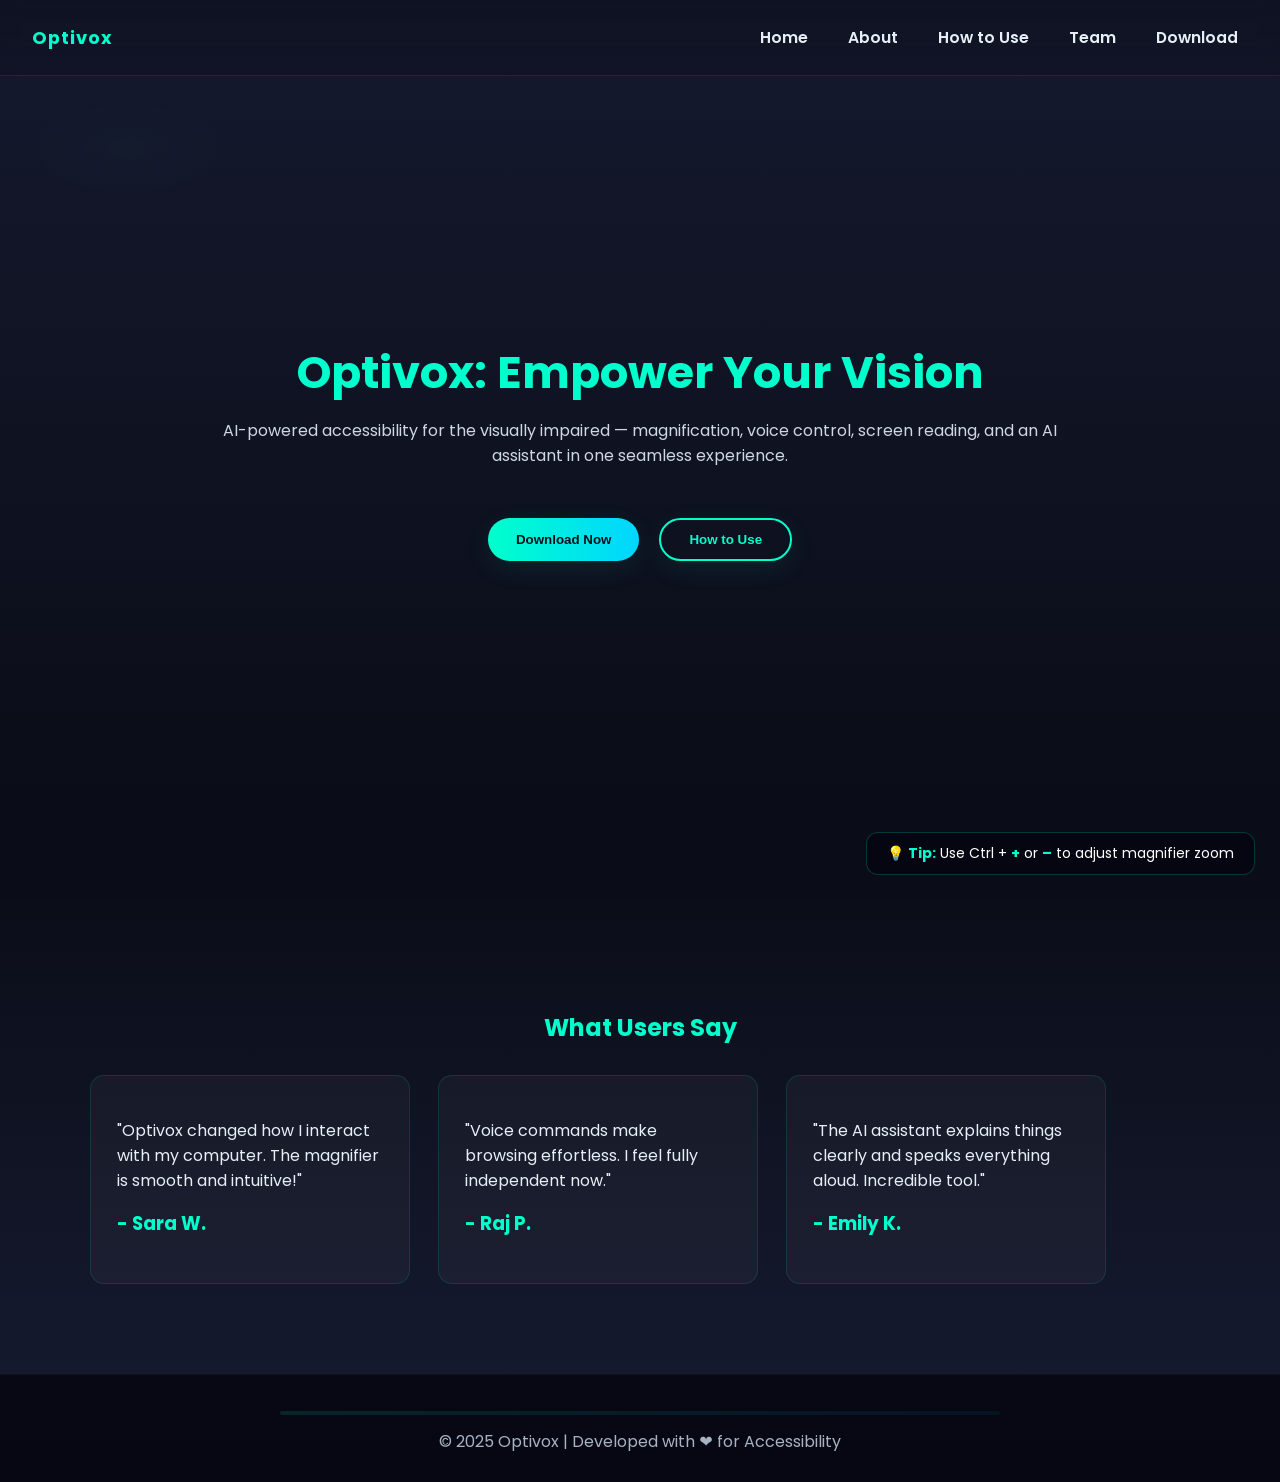
<file: website/index.html>
<!DOCTYPE html>
<html lang="en">

<head>
<meta charset="utf-8" />
<meta name="viewport" content="width=device-width,initial-scale=1" />
<title>Optivox | AI Accessibility</title>

<link href="https://fonts.googleapis.com/css2?family=Poppins:wght@300;400;600;700&display=swap" rel="stylesheet">
<link rel="stylesheet" href="magnifier.css">

<style>

/* =========================
Variables / Theme
========================= */

:root{
--bg-00:#060713;
--bg-10:#0b0e19;
--bg-20:#15192e;
--accent:#00ffcc;
--accent-2:#00d6ff;
--muted:#cfd6e6;
--card-bg:rgba(255,255,255,0.035);
--glass-border:rgba(0,255,204,0.12);
--glow:0 8px 28px rgba(0,255,204,0.08);
--strong-glow:0 12px 40px rgba(0,255,204,0.12);
--max-width:1100px;
--ui-radius:16px;
--ease:cubic-bezier(.16,.8,.28,1);
}

/* =========================
Base
========================= */

*{
box-sizing:border-box;
-webkit-font-smoothing:antialiased;
-moz-osx-font-smoothing:grayscale;
}

body{
margin:0;
font-family:'Poppins',system-ui;
background:
radial-gradient(1000px 500px at 10% 10%,rgba(0,255,204,0.02),transparent 10%),
linear-gradient(180deg,var(--bg-20),var(--bg-10),var(--bg-00));
color:#eef2f7;
overflow-x:hidden;
}

/* =========================
Navbar
========================= */

nav{
position:fixed;
width:100%;
display:flex;
align-items:center;
justify-content:space-between;
padding:18px 32px;
backdrop-filter:blur(8px);
background:linear-gradient(180deg,rgba(7,9,18,0.36),rgba(7,9,18,0.22));
border-bottom:1px solid var(--glass-border);
z-index:1200;
transition:.3s;
}

nav.scrolled{
padding:10px 28px;
box-shadow:0 6px 30px rgba(0,0,0,.45);
}

/* Logo */

.logo{
display:flex;
align-items:center;
gap:10px;
}

.logo img{
height:34px;
display:none;
}

.logo span{
color:var(--accent);
font-weight:700;
letter-spacing:1px;
font-size:1.12rem;
}

/* Nav links */

.nav-links{
display:flex;
gap:20px;
}

.nav-links a{
color:#e6eef6;
text-decoration:none;
font-weight:600;
font-size:.98rem;
padding:8px 10px;
border-radius:8px;
position:relative;
}

.nav-links a::after{
content:"";
position:absolute;
left:12px;
right:12px;
bottom:6px;
height:2px;
background:linear-gradient(90deg,transparent,var(--accent));
opacity:0;
transform:translateY(4px);
transition:.2s;
}

.nav-links a:hover::after{
opacity:1;
transform:translateY(0);
}

/* =========================
Hero
========================= */

.hero{
height:100vh;
display:flex;
align-items:center;
justify-content:center;
text-align:center;
padding:0 24px;
}

.hero-inner{
max-width:var(--max-width);
}

.hero h1{
font-size:clamp(1.75rem,3.5vw,3rem);
color:var(--accent);
margin:0;
}

.hero p{
max-width:850px;
margin-top:12px;
color:var(--muted);
}

/* CTA */

.cta{
margin-top:25px;
background:linear-gradient(90deg,var(--accent),var(--accent-2));
color:#041018;
padding:12px 28px;
border:none;
border-radius:30px;
font-weight:700;
cursor:pointer;
box-shadow:var(--glow);
transition:.25s;
}

.cta:hover{
transform:translateY(-5px);
box-shadow:var(--strong-glow);
}

/* =========================
Testimonials
========================= */

.testimonials{
padding:90px 20px;
display:flex;
justify-content:center;
background:linear-gradient(180deg,var(--bg-10),var(--bg-20));
}

.testimonials-inner{
max-width:var(--max-width);
width:100%;
}

.testimonials h2{
text-align:center;
color:var(--accent);
}

.testimonial-container{
display:flex;
gap:28px;
overflow-x:auto;
margin-top:30px;
}

.testimonial{
flex:0 0 320px;
background:var(--card-bg);
border-radius:14px;
padding:26px;
border:1px solid var(--glass-border);
}

.testimonial p{
color:#e7eef6;
}

.testimonial h3{
color:var(--accent);
margin-top:10px;
}

/* =========================
Footer
========================= */

footer{
padding:28px 20px;
text-align:center;
color:#a7b3c3;
border-top:1px solid rgba(255,255,255,0.03);
}

.footer-line{
height:4px;
width:80%;
max-width:720px;
margin:8px auto 14px;
border-radius:999px;
background:linear-gradient(90deg,rgba(0,255,204,0.12),rgba(0,214,255,0.06));
}

</style>
</head>

<body>

<!-- Navbar -->

<nav id="siteNav">

<div class="logo">
<img src="/Images/Dark themed Logo.jpeg" alt="Optivox Logo" id="logoImage">
<span id="logoText">Optivox</span>
</div>

<div class="nav-links">
<a href="index.html">Home</a>
<a href="about.html">About</a>
<a href="features.html">How to Use</a>
<a href="team.html">Team</a>
<a href="downloads.html">Download</a>
</div>

</nav>

<!-- Magnifier -->

<div id="magnifier">
<div id="magnifierContent"></div>
</div>

<div id="zoomIndicator"></div>

<div id="zoomTip">
💡 <strong>Tip:</strong> Use Ctrl + <strong>+</strong> or <strong>–</strong> to adjust magnifier zoom
</div>

<!-- Main -->

<main>

<section class="hero">

<div class="hero-inner">

<h1>Optivox: Empower Your Vision</h1>

<p>
AI-powered accessibility for the visually impaired — magnification, voice control, screen reading, and an AI assistant in one seamless experience.
</p>

<div style="display: flex; gap: 20px; justify-content: center; margin-top: 25px;">
    <button class="cta" id="downloadCTA">Download Now</button>
    <button class="cta" style="background: transparent; border: 2px solid var(--accent); color: var(--accent);" onclick="window.open('features.html', '_blank')">How to Use</button>
</div>

</div>

</section>

<section class="testimonials">

<div class="testimonials-inner">

<h2>What Users Say</h2>

<div class="testimonial-container">

<div class="testimonial">
<p>"Optivox changed how I interact with my computer. The magnifier is smooth and intuitive!"</p>
<h3>- Sara W.</h3>
</div>

<div class="testimonial">
<p>"Voice commands make browsing effortless. I feel fully independent now."</p>
<h3>- Raj P.</h3>
</div>

<div class="testimonial">
<p>"The AI assistant explains things clearly and speaks everything aloud. Incredible tool."</p>
<h3>- Emily K.</h3>
</div>

</div>

</div>

</section>

</main>

<footer>

<div class="footer-line"></div>

<div>
© <span>2025</span> Optivox | Developed with ❤️ for Accessibility
</div>

</footer>

<script src="magnifier.js"></script>

<script>

/* Navbar shrink */

const nav = document.getElementById("siteNav")

window.addEventListener("scroll",()=>{

if(window.scrollY>50){
nav.classList.add("scrolled")
}else{
nav.classList.remove("scrolled")
}

})

/* Download button */

document.getElementById("downloadCTA").onclick=()=>{
window.location.href="downloads.html"
}

/* Logo fallback system */

const logoImg=document.getElementById("logoImage")
const logoText=document.getElementById("logoText")

logoImg.onload=()=>{
logoImg.style.display="block"
logoText.style.display="none"
}

logoImg.onerror=()=>{
logoImg.style.display="none"
logoText.style.display="block"
}

</script>

</body>
</html>
</file>
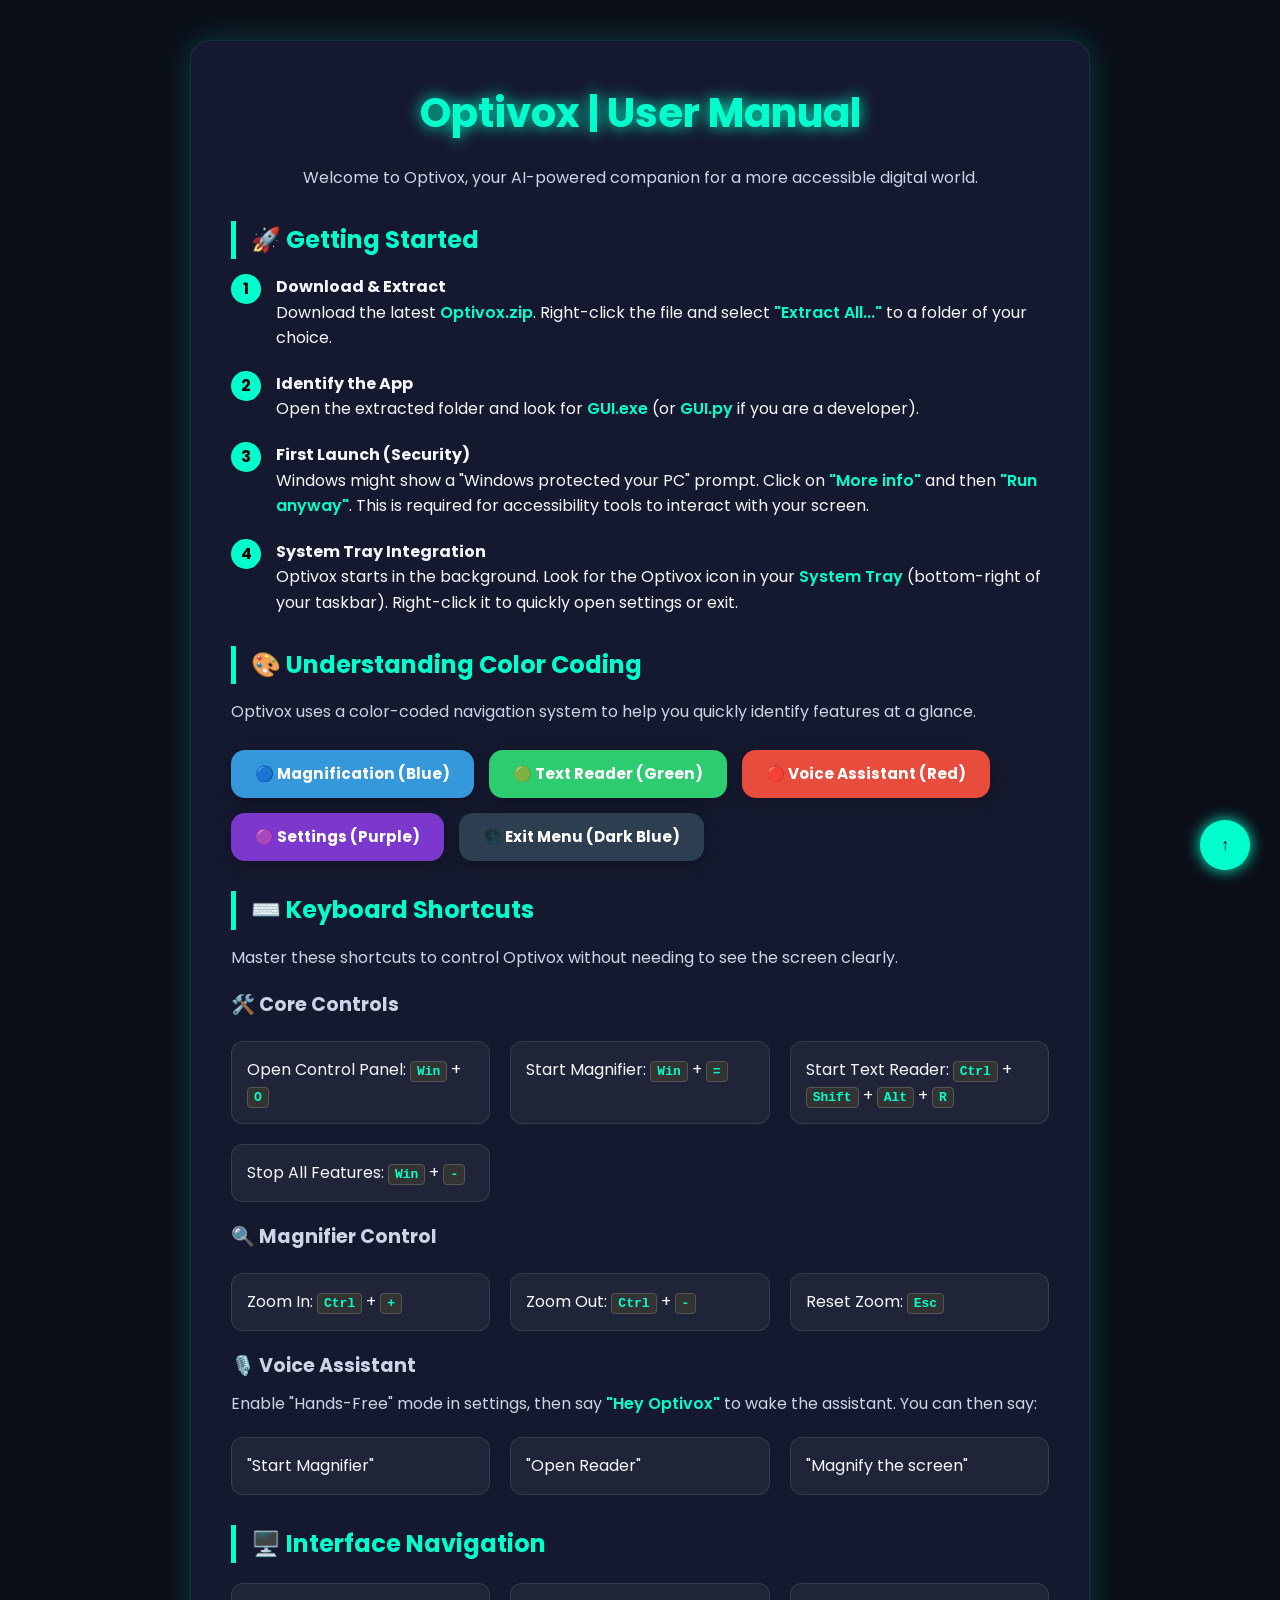
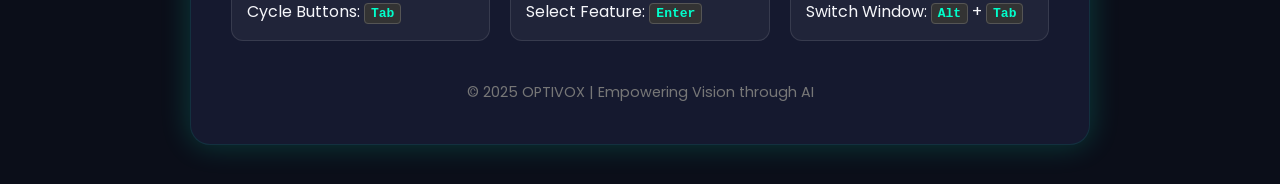
<file: User_Manual.html>
<!DOCTYPE html>
<html lang="en">
<head>
    <meta charset="UTF-8">
    <meta name="viewport" content="width=device-width, initial-scale=1.0">
    <title>Optivox | User Manual</title>
    <link href="https://fonts.googleapis.com/css2?family=Poppins:wght@300;400;600;700&display=swap" rel="stylesheet">
    <style>
        :root {
            --accent: #00ffcc;
            --bg-dark: #0b0e19;
            --bg-card: #15192f;
            --text-primary: #f5f6fa;
            --text-soft: #cfd3e6;
            --shadow-light: rgba(0, 255, 204, 0.2);
            --shadow-glow: rgba(0, 255, 204, 0.4);
            --blue: #3498db;
            --green: #2ecc71;
            --red: #e74c3c;
            --purple: #7c37cd;
            --dark-blue: #2c3e50;
        }

        * {
            margin: 0;
            padding: 0;
            box-sizing: border-box;
            font-family: 'Poppins', sans-serif;
        }

        body {
            background: var(--bg-dark);
            color: var(--text-primary);
            padding: 40px 10%;
            line-height: 1.6;
            scroll-behavior: smooth;
        }

        .container {
            max-width: 900px;
            margin: auto;
            background: var(--bg-card);
            padding: 40px;
            border-radius: 20px;
            box-shadow: 0 0 30px var(--shadow-light);
            border: 1px solid rgba(0, 255, 204, 0.1);
        }

        h1 {
            color: var(--accent);
            font-size: 2.5rem;
            margin-bottom: 20px;
            text-align: center;
            text-shadow: 0 0 15px var(--accent);
        }

        h2 {
            color: var(--accent);
            margin-top: 30px;
            margin-bottom: 15px;
            border-left: 5px solid var(--accent);
            padding-left: 15px;
            font-size: 1.5rem;
        }

        h3 {
            color: var(--text-soft);
            margin-top: 20px;
            margin-bottom: 10px;
            font-size: 1.2rem;
        }

        p {
            margin-bottom: 15px;
            color: var(--text-soft);
        }

        .shortcut-grid {
            display: grid;
            grid-template-columns: repeat(auto-fit, minmax(250px, 1fr));
            gap: 20px;
            margin: 20px 0;
        }

        .shortcut-card {
            background: rgba(255, 255, 255, 0.05);
            padding: 15px;
            border-radius: 12px;
            border: 1px solid rgba(255, 255, 255, 0.1);
            transition: 0.3s;
        }

        .shortcut-card:hover {
            border-color: var(--accent);
            transform: translateY(-5px);
        }

        kbd {
            background: #333;
            border-radius: 4px;
            padding: 2px 6px;
            font-weight: bold;
            color: var(--accent);
            border: 1px solid #555;
            font-family: monospace;
        }

        .color-coding {
            display: flex;
            flex-wrap: wrap;
            gap: 15px;
            margin: 25px 0;
        }

        .color-item {
            display: flex;
            align-items: center;
            gap: 12px;
            padding: 12px 24px;
            border-radius: 14px;
            font-weight: 700;
            color: #fff;
            box-shadow: 0 4px 15px rgba(0,0,0,0.25);
            transition: all 0.3s ease;
            font-size: 0.95rem;
        }

        .color-item:hover {
            transform: translateY(-3px);
            box-shadow: 0 6px 20px rgba(0,0,0,0.4);
        }

        .color-icon {
            font-size: 0.8rem;
            opacity: 0.9;
        }

        .step-list {
            list-style: none;
            counter-reset: step-counter;
        }

        .step-list li {
            position: relative;
            padding-left: 45px;
            margin-bottom: 20px;
        }

        .step-list li::before {
            content: counter(step-counter);
            counter-increment: step-counter;
            position: absolute;
            left: 0;
            top: 0;
            width: 30px;
            height: 30px;
            background: var(--accent);
            color: #000;
            border-radius: 50%;
            display: flex;
            align-items: center;
            justify-content: center;
            font-weight: bold;
        }

        .highlight {
            color: var(--accent);
            font-weight: 600;
        }

        footer {
            text-align: center;
            margin-top: 40px;
            color: #777;
            font-size: 0.9rem;
        }

        .btn-top {
            position: fixed;
            bottom: 30px;
            right: 30px;
            background: var(--accent);
            color: #000;
            width: 50px;
            height: 50px;
            border-radius: 50%;
            display: flex;
            align-items: center;
            justify-content: center;
            text-decoration: none;
            font-weight: bold;
            box-shadow: 0 0 15px var(--accent);
            z-index: 1000;
        }
    </style>
</head>
<body>

    <div class="container">
        <h1>Optivox | User Manual</h1>
        <p style="text-align: center;">Welcome to Optivox, your AI-powered companion for a more accessible digital world.</p>

        <section id="setup">
            <h2>🚀 Getting Started</h2>
            <ul class="step-list">
                <li>
                    <strong>Download & Extract</strong><br>
                    Download the latest <span class="highlight">Optivox.zip</span>. Right-click the file and select <span class="highlight">"Extract All..."</span> to a folder of your choice.
                </li>
                <li>
                    <strong>Identify the App</strong><br>
                    Open the extracted folder and look for <span class="highlight">GUI.exe</span> (or <span class="highlight">GUI.py</span> if you are a developer).
                </li>
                <li>
                    <strong>First Launch (Security)</strong><br>
                    Windows might show a "Windows protected your PC" prompt. Click on <span class="highlight">"More info"</span> and then <span class="highlight">"Run anyway"</span>. This is required for accessibility tools to interact with your screen.
                </li>
                <li>
                    <strong>System Tray Integration</strong><br>
                    Optivox starts in the background. Look for the Optivox icon in your <span class="highlight">System Tray</span> (bottom-right of your taskbar). Right-click it to quickly open settings or exit.
                </li>
            </ul>
        </section>

        <section id="color-coding">
            <h2>🎨 Understanding Color Coding</h2>
            <p>Optivox uses a color-coded navigation system to help you quickly identify features at a glance.</p>
            <div class="color-coding">
                <div class="color-item" style="background: var(--blue);">🔵 Magnification (Blue)</div>
                <div class="color-item" style="background: var(--green);">🟢 Text Reader (Green)</div>
                <div class="color-item" style="background: var(--red);">🔴 Voice Assistant (Red)</div>
                <div class="color-item" style="background: var(--purple);">🟣 Settings (Purple)</div>
                <div class="color-item" style="background: var(--dark-blue);">🌑 Exit Menu (Dark Blue)</div>
            </div>
        </section>

        <section id="shortcuts">
            <h2>⌨️ Keyboard Shortcuts</h2>
            <p>Master these shortcuts to control Optivox without needing to see the screen clearly.</p>
            
            <h3>🛠️ Core Controls</h3>
            <div class="shortcut-grid">
                <div class="shortcut-card">Open Control Panel: <kbd>Win</kbd> + <kbd>O</kbd></div>
                <div class="shortcut-card">Start Magnifier: <kbd>Win</kbd> + <kbd>=</kbd></div>
                <div class="shortcut-card">Start Text Reader: <kbd>Ctrl</kbd> + <kbd>Shift</kbd> + <kbd>Alt</kbd> + <kbd>R</kbd></div>
                <div class="shortcut-card">Stop All Features: <kbd>Win</kbd> + <kbd>-</kbd></div>
            </div>

            <h3>🔍 Magnifier Control</h3>
            <div class="shortcut-grid">
                <div class="shortcut-card">Zoom In: <kbd>Ctrl</kbd> + <kbd>+</kbd></div>
                <div class="shortcut-card">Zoom Out: <kbd>Ctrl</kbd> + <kbd>-</kbd></div>
                <div class="shortcut-card">Reset Zoom: <kbd>Esc</kbd></div>
            </div>

            <h3>🎙️ Voice Assistant</h3>
            <p>Enable "Hands-Free" mode in settings, then say <span class="highlight">"Hey Optivox"</span> to wake the assistant. You can then say:</p>
            <div class="shortcut-grid">
                <div class="shortcut-card">"Start Magnifier"</div>
                <div class="shortcut-card">"Open Reader"</div>
                <div class="shortcut-card">"Magnify the screen"</div>
            </div>
        </section>

        <section id="interface">
            <h2>🖥️ Interface Navigation</h2>
            <div class="shortcut-grid">
                <div class="shortcut-card">Cycle Buttons: <kbd>Tab</kbd></div>
                <div class="shortcut-card">Select Feature: <kbd>Enter</kbd></div>
                <div class="shortcut-card">Switch Window: <kbd>Alt</kbd> + <kbd>Tab</kbd></div>
            </div>
        </section>

        <footer>
            © 2025 OPTIVOX | Empowering Vision through AI
        </footer>
    </div>

    <a href="#" class="btn-top">↑</a>

</body>
</html>
</file>
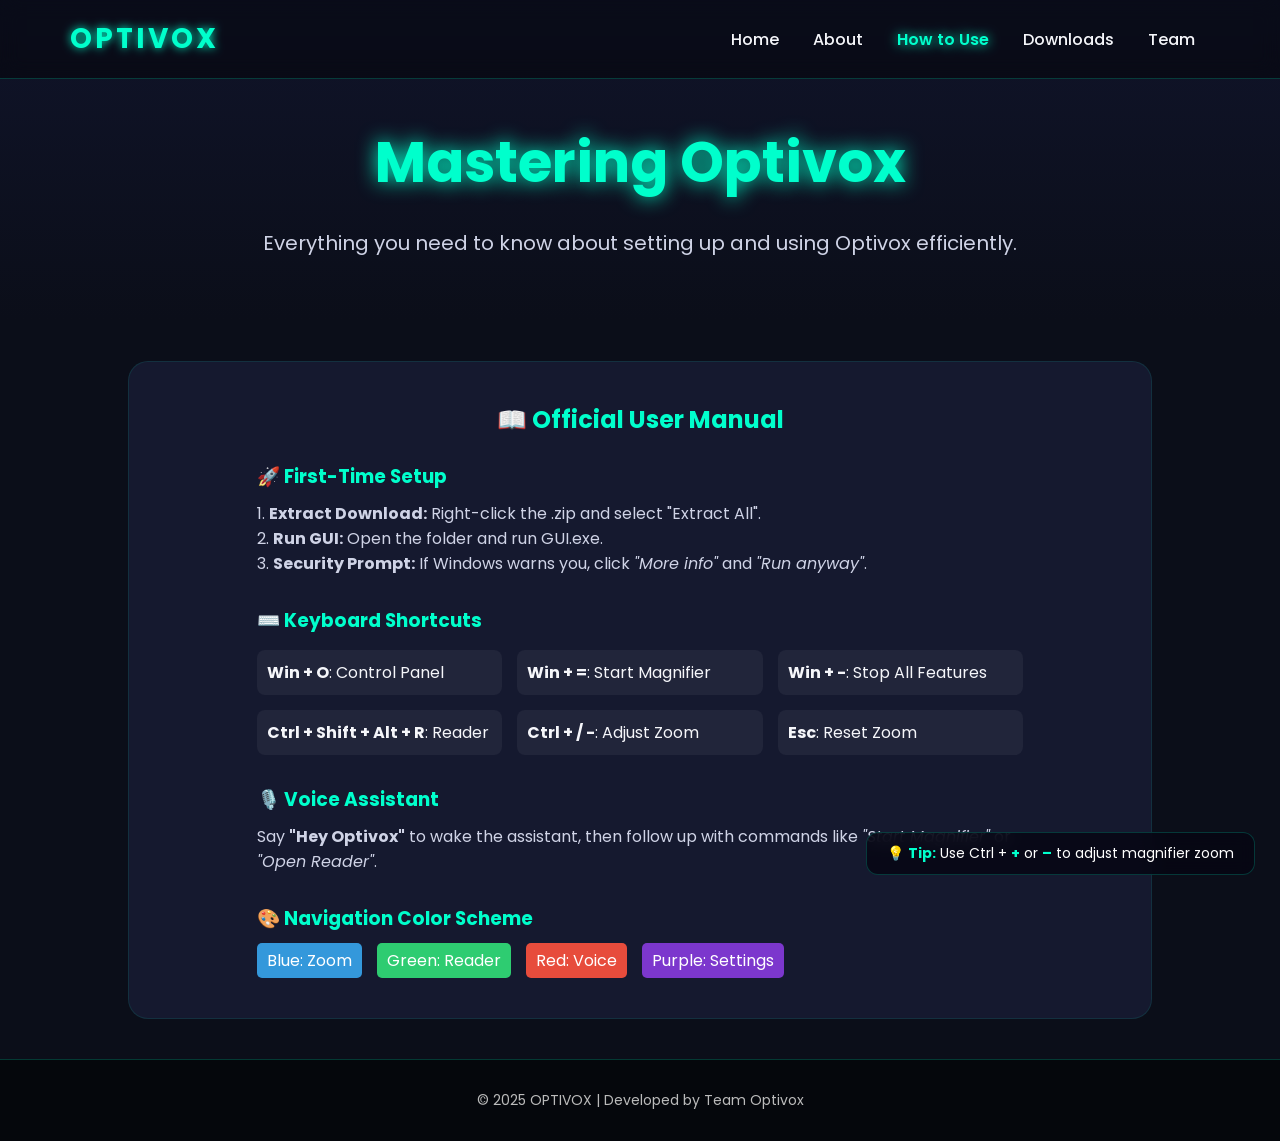
<file: website/features.html>
<!DOCTYPE html>
<html lang="en">

<head>
  <meta charset="UTF-8">
  <meta name="viewport" content="width=device-width, initial-scale=1.0">
  <title>Optivox | How to Use</title>

  <!-- Google Fonts -->
  <link href="https://fonts.googleapis.com/css2?family=Poppins:wght@300;400;600;700&display=swap" rel="stylesheet">
  <link rel="stylesheet" href="magnifier.css">

  <style>
    /* ===================== */
    /* VARIABLES & BASE SETUP */
    /* ===================== */
    :root {
      --accent: #00ffcc;
      --bg-dark: #0b0e19;
      --bg-card: #15192f;
      --text-primary: #f5f6fa;
      --text-soft: #cfd3e6;
      --shadow-light: rgba(0, 255, 204, 0.2);
      --shadow-glow: rgba(0, 255, 204, 0.4);
    }

    * {
      margin: 0;
      padding: 0;
      box-sizing: border-box;
      font-family: 'Poppins', sans-serif;
    }

    body {
      background: var(--bg-dark);
      color: var(--text-primary);
      overflow-x: hidden;
      scroll-behavior: smooth;
    }

    /* ===================== */
    /* NAVBAR */
    /* ===================== */
    nav {
      display: flex;
      justify-content: space-between;
      align-items: center;
      padding: 18px 70px;
      background: rgba(0, 0, 0, 0.4);
      backdrop-filter: blur(10px);
      position: fixed;
      width: 100%;
      top: 0;
      z-index: 1000;
      border-bottom: 1px solid rgba(0, 255, 204, 0.2);
    }

    nav h2 {
      letter-spacing: 3px;
      color: var(--accent);
      font-weight: 700;
      font-size: 28px;
      text-shadow: 0 0 10px var(--accent);
    }

    nav a {
      margin: 0 15px;
      color: var(--text-primary);
      text-decoration: none;
      font-weight: 500;
      transition: all 0.3s ease;
    }

    nav a:hover,
    nav a:focus {
      color: var(--accent);
      text-shadow: 0 0 8px var(--accent);
      outline: none;
    }

    nav a.active {
      color: var(--accent);
      font-weight: 600;
      text-shadow: 0 0 12px var(--accent);
    }

    /* ===================== */
    /* HERO SECTION */
    /* ===================== */
    .hero {
      padding-top: 120px;
      padding-bottom: 60px;
      text-align: center;
      background: linear-gradient(180deg, #10142a, #0b0e19);
      position: relative;
      overflow: hidden;
    }

    .hero h1 {
      font-size: clamp(2.5rem, 5vw, 3.5rem);
      color: var(--accent);
      margin-bottom: 20px;
      text-shadow: 0 0 20px var(--accent);
      animation: fadeDown 1.2s ease forwards;
    }

    .hero p {
      font-size: clamp(1rem, 2vw, 1.25rem);
      max-width: 900px;
      margin: auto;
      color: var(--text-soft);
      line-height: 1.8;
      animation: fadeUp 1.2s ease forwards;
    }

    @keyframes fadeDown {
      0% {
        opacity: 0;
        transform: translateY(-30px);
      }

      100% {
        opacity: 1;
        transform: translateY(0);
      }
    }

    @keyframes fadeUp {
      0% {
        opacity: 0;
        transform: translateY(30px);
      }

      100% {
        opacity: 1;
        transform: translateY(0);
      }
    }

    /* ===================== */
    /* FEATURE CARDS */
    /* ===================== */
    .cards-section {
      padding: 80px 10%;
      display: grid;
      grid-template-columns: repeat(auto-fit, minmax(280px, 1fr));
      gap: 40px;
    }

    .card {
      background: var(--bg-card);
      padding: 30px;
      border-radius: 20px;
      box-shadow: 0 0 20px var(--shadow-light);
      transition: all 0.3s ease;
    }

    .card h3 {
      color: var(--accent);
      margin-bottom: 15px;
      font-size: 1.4rem;
    }

    .card p {
      color: var(--text-soft);
      line-height: 1.7;
    }

    .card:hover {
      transform: translateY(-10px);
      box-shadow: 0 0 35px var(--shadow-glow);
    }

    /* ===================== */
    /* FOOTER */
    /* ===================== */
    footer {
      text-align: center;
      padding: 30px;
      background: rgba(0, 0, 0, 0.5);
      color: #bbb;
      font-size: 14px;
      border-top: 1px solid rgba(0, 255, 204, 0.2);
      transition: all 0.3s ease;
    }

    footer:hover {
      color: var(--accent);
      text-shadow: 0 0 10px var(--accent);
    }

    /* ===================== */
    /* MEDIA QUERIES */
    /* ===================== */
    @media (max-width:768px) {
      nav {
        padding: 15px 25px;
      }

      .cards-section {
        gap: 25px;
      }
    }

    /* ===================== */
    /* REDUCED MOTION SUPPORT */
    /* ===================== */
    @media (prefers-reduced-motion: reduce) {
      * {
        animation: none !important;
        transition: none !important;
      }
    }
  </style>
</head>

<body>

  <!-- Magnifier Elements -->
  <div id="magnifier" aria-hidden="true">
    <div id="magnifierContent"></div>
  </div>
  <div id="zoomIndicator"></div>
  <div id="zoomTip">💡 <strong>Tip:</strong> Use Ctrl + <strong>+</strong> or <strong>–</strong> to adjust magnifier zoom</div>

  <!-- NAVBAR -->
  <nav>
    <h2>OPTIVOX</h2>
    <div>
      <a href="index.html">Home</a>
      <a href="about.html">About</a>
      <a href="features.html" class="active">How to Use</a>
      <a href="downloads.html">Downloads</a>
      <a href="team.html">Team</a>
    </div>
  </nav>

  <!-- HERO -->
  <section class="hero">
    <h1>Mastering Optivox</h1>
    <p>Everything you need to know about setting up and using Optivox efficiently.</p>
  </section>

  <!-- USER MANUAL SECTION -->
  <section id="user-manual" style="padding: 40px 10%; background: var(--bg-card); margin: 40px 10%; border-radius: 20px; border: 1px solid rgba(0,255,204,0.1);">
    <h2 style="color: var(--accent); margin-bottom: 25px; text-align: center;">📖 Official User Manual</h2>
    
    <div style="margin-bottom: 30px;">
        <h3 style="color: var(--accent); margin-bottom: 10px;">🚀 First-Time Setup</h3>
        <p style="color: var(--text-soft);">1. <strong>Extract Download:</strong> Right-click the <kbd>.zip</kbd> and select "Extract All".</p>
        <p style="color: var(--text-soft);">2. <strong>Run GUI:</strong> Open the folder and run <kbd>GUI.exe</kbd>.</p>
        <p style="color: var(--text-soft);">3. <strong>Security Prompt:</strong> If Windows warns you, click <em>"More info"</em> and <em>"Run anyway"</em>.</p>
    </div>

    <div style="margin-bottom: 30px;">
        <h3 style="color: var(--accent); margin-bottom: 15px;">⌨️ Keyboard Shortcuts</h3>
        <ul style="list-style: none; display: grid; grid-template-columns: repeat(auto-fit, minmax(200px, 1fr)); gap: 15px;">
            <li style="background: rgba(255,255,255,0.05); padding: 10px; border-radius: 8px;"><b>Win + O</b>: Control Panel</li>
            <li style="background: rgba(255,255,255,0.05); padding: 10px; border-radius: 8px;"><b>Win + =</b>: Start Magnifier</li>
            <li style="background: rgba(255,255,255,0.05); padding: 10px; border-radius: 8px;"><b>Win + -</b>: Stop All Features</li>
            <li style="background: rgba(255,255,255,0.05); padding: 10px; border-radius: 8px;"><b>Ctrl + Shift + Alt + R</b>: Reader</li>
            <li style="background: rgba(255,255,255,0.05); padding: 10px; border-radius: 8px;"><b>Ctrl + / -</b>: Adjust Zoom</li>
            <li style="background: rgba(255,255,255,0.05); padding: 10px; border-radius: 8px;"><b>Esc</b>: Reset Zoom</li>
        </ul>
    </div>

    <div style="margin-bottom: 30px;">
        <h3 style="color: var(--accent); margin-bottom: 10px;">🎙️ Voice Assistant</h3>
        <p style="color: var(--text-soft);">Say <strong>"Hey Optivox"</strong> to wake the assistant, then follow up with commands like <em>"Start Magnifier"</em> or <em>"Open Reader"</em>.</p>
    </div>

    <div>
        <h3 style="color: var(--accent); margin-bottom: 10px;">🎨 Navigation Color Scheme</h3>
        <div style="display: flex; gap: 15px; flex-wrap: wrap;">
            <span style="background: #3498db; padding: 5px 10px; border-radius: 5px; color: white;">Blue: Zoom</span>
            <span style="background: #2ecc71; padding: 5px 10px; border-radius: 5px; color: white;">Green: Reader</span>
            <span style="background: #e74c3c; padding: 5px 10px; border-radius: 5px; color: white;">Red: Voice</span>
            <span style="background: #7c37cd; padding: 5px 10px; border-radius: 5px; color: white;">Purple: Settings</span>
        </div>
    </div>
  </section>


  <!-- FOOTER -->
  <footer>
    © 2025 OPTIVOX | Developed by Team Optivox
  </footer>

  <!-- CARD INTERACTIONS -->
  <script>
    const cards = document.querySelectorAll('.card');
    cards.forEach(card => {
      card.addEventListener('mouseover', () => {
        card.style.transform = 'translateY(-10px)';
        card.style.boxShadow = '0 0 35px rgba(0,255,204,0.4)';
      });
      card.addEventListener('mouseout', () => {
        card.style.transform = 'translateY(0px)';
        card.style.boxShadow = '0 0 20px rgba(0,255,204,0.2)';
      });
    });
  </script>

  <!-- Magnifier Script -->
  <script src="magnifier.js"></script>

</body>

</html>
</file>
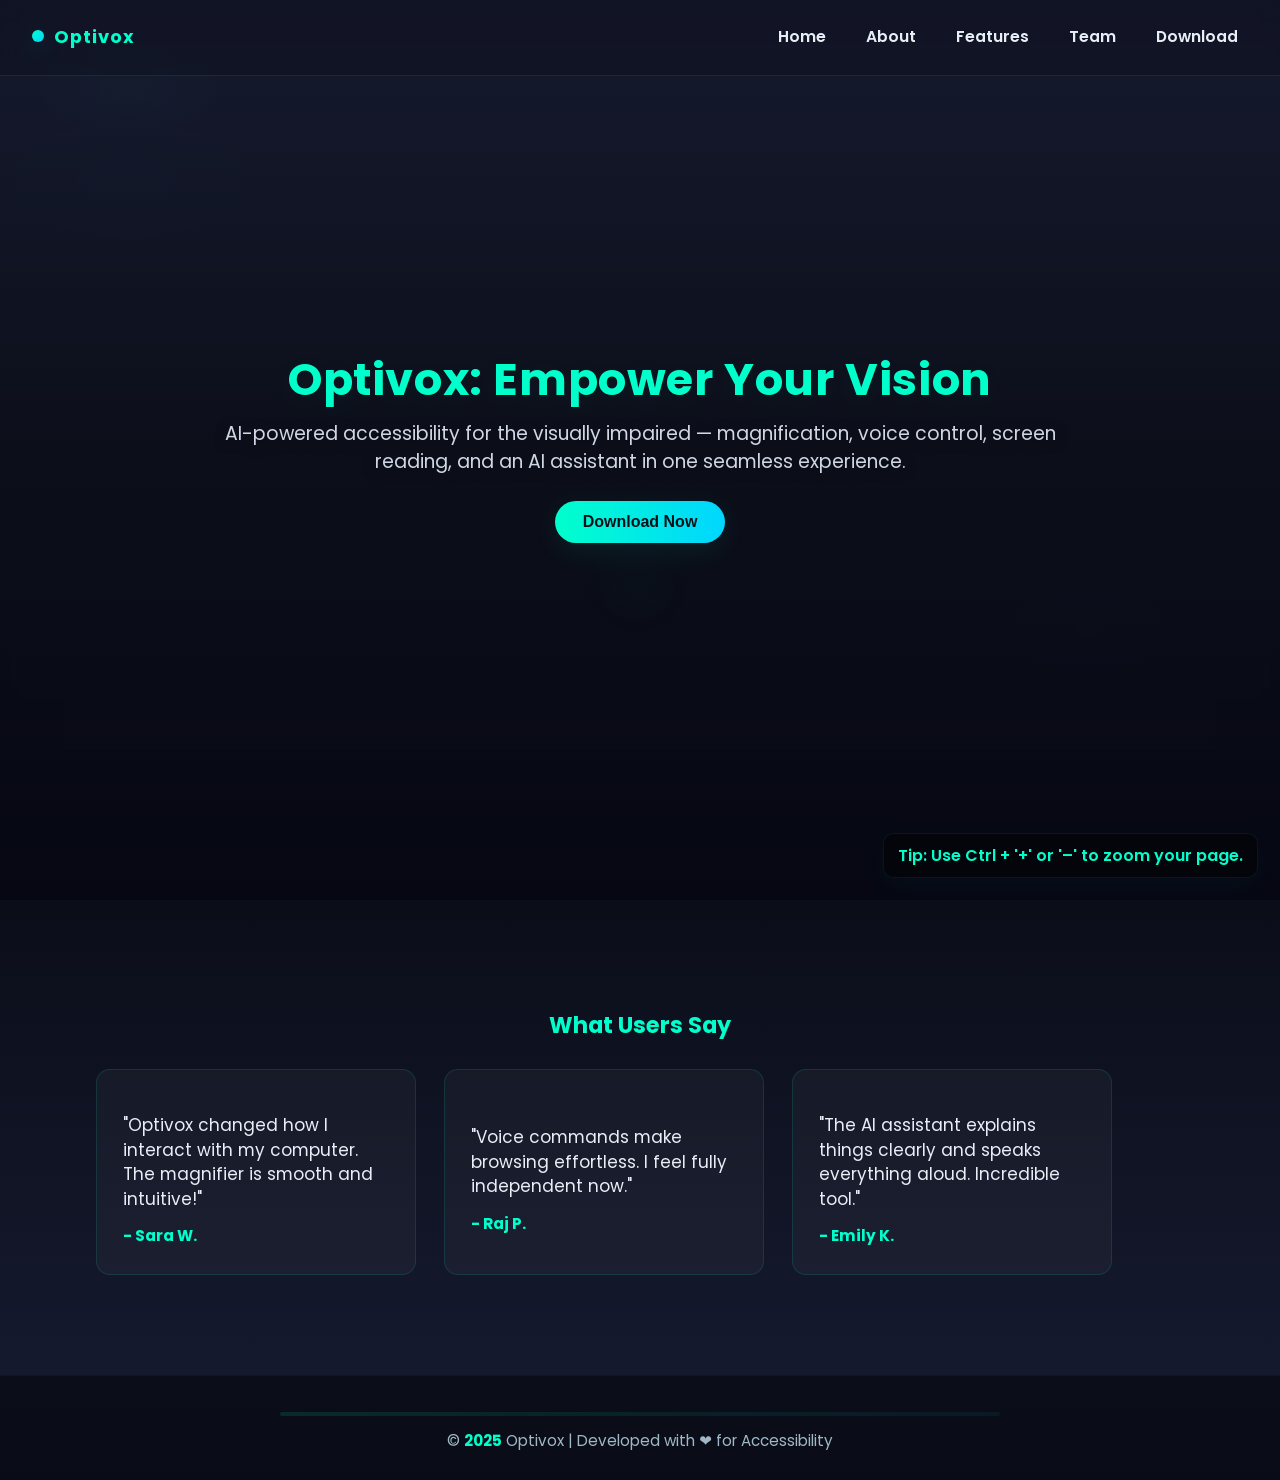
<file: website/homepage.html>
<!DOCTYPE html>
<html lang="en">
<head>
<meta charset="utf-8" />
<meta name="viewport" content="width=device-width,initial-scale=1" />
<title>Optivox | AI Accessibility</title>

<!-- Fonts -->
<link href="https://fonts.googleapis.com/css2?family=Poppins:wght@300;400;600;700&display=swap" rel="stylesheet">

<!--
  Revised CSS:
  - Uses CSS variables for palette & shadows
  - Respects prefers-reduced-motion
  - Adds accessible focus states and an accessibility micro-bar
-->
<style>
  /* =========================
     Variables / Theme
     ========================= */
  :root{
    --bg-00: #060713;           /* very deep */
    --bg-10: #0b0e19;           /* primary deep navy */
    --bg-20: #15192e;           /* layer */
    --accent: #00ffcc;          /* neon cyan */
    --accent-2: #00d6ff;        /* secondary cyan */
    --muted: #cfd6e6;
    --card-bg: rgba(255,255,255,0.035);
    --glass-border: rgba(0,255,204,0.12);
    --glow: 0 8px 28px rgba(0,255,204,0.08);
    --strong-glow: 0 12px 40px rgba(0,255,204,0.12);
    --max-width: 1100px;
    --ui-radius: 16px;
    --ease: cubic-bezier(.16,.8,.28,1);
    --reduced: 0; /* toggled in prefers-reduced-motion block */
  }

  /* Accessibility helper classes */
  .a11y-high-contrast { filter: none; }
  .a11y-large-font { font-size: 1.1em; }

  /* =========================
     Base / Reset
     ========================= */
  * { box-sizing: border-box; -webkit-font-smoothing:antialiased; -moz-osx-font-smoothing:grayscale; }
  html,body { height: 100%; }
  body{
    margin:0;
    font-family:'Poppins',system-ui,-apple-system,'Segoe UI',Roboto,Helvetica,Arial;
    background:
      radial-gradient(1000px 500px at 10% 10%, rgba(0,255,204,0.02), transparent 10%),
      linear-gradient(180deg,var(--bg-20) 0%, var(--bg-10) 50%, var(--bg-00) 100%);
    color: #eef2f7;
    overflow-x:hidden;
    -webkit-tap-highlight-color: transparent;
    line-height:1.45;
  }

  /* Skip to content (for keyboard users) */
  .skip-link {
    position: absolute; left: -9999px; top: auto;
    width: 1px; height: 1px; overflow: hidden;
  }
  .skip-link:focus {
    left: 20px; top:20px; width:auto; height:auto; padding:10px 14px;
    background:var(--accent); color:#041018; border-radius:8px; z-index:99999;
    box-shadow: var(--strong-glow);
  }

  /* =========================
     Navbar
     ========================= */
  nav{
    position:fixed; inset:0 auto auto 0; width:100%;
    display:flex; align-items:center; justify-content:space-between;
    padding:18px 32px; gap:20px;
    backdrop-filter: blur(8px);
    background: linear-gradient(180deg, rgba(7,9,18,0.36), rgba(7,9,18,0.22));
    border-bottom: 1px solid var(--glass-border);
    z-index: 1200;
    transition: transform .28s var(--ease), padding .25s var(--ease), background .3s ease;
  }

  nav.scrolled { padding:10px 28px; box-shadow: 0 6px 30px rgba(0,0,0,0.45); }

  .logo{
    color:var(--accent);
    font-weight:700; letter-spacing:1px; font-size:1.12rem;
    display:inline-flex; align-items:center; gap:10px;
  }
  .logo::before{
    content:"";
    display:inline-block; width:12px; height:12px; border-radius:50%;
    background: linear-gradient(135deg,var(--accent),var(--accent-2));
    box-shadow: 0 6px 22px rgba(0,255,204,0.18);
    transform: translateY(-1px);
  }

  /* Nav links */
  .nav-links { display:flex; gap:20px; align-items:center; }
  .nav-links a{
    color: #e6eef6; text-decoration:none; font-weight:600; font-size:0.98rem;
    padding:8px 10px; border-radius:8px; position:relative; outline-offset:4px;
  }
  /* animated underline & glow on hover/focus */
  .nav-links a::after{
    content:""; position:absolute; left:12px; right:12px; bottom:6px; height:2px;
    background: linear-gradient(90deg, transparent, var(--accent));
    opacity:0; transform: translateY(4px); transition: opacity .22s var(--ease), transform .22s var(--ease);
    border-radius:2px;
  }
  .nav-links a:hover::after,
  .nav-links a:focus::after { opacity:1; transform: translateY(0); }

  .nav-links a:focus {
    box-shadow: 0 6px 26px rgba(0,255,204,0.06);
    background: rgba(0,255,204,0.02);
  }

  /* Small screens nav fallback */
  @media (max-width:760px){
    nav { padding:12px 18px; }
    .nav-links { gap:12px; }
  }

  /* =========================
     Accessibility micro-bar
     ========================= */
  .microbar {
    position: fixed; top: 72px; right: 22px; z-index:1300;
    display:flex; gap:8px; background: rgba(5,8,14,0.5);
    padding:8px; border-radius:12px; border:1px solid rgba(255,255,255,0.04);
    backdrop-filter: blur(6px);
  }
  .microbar button{
    background:transparent; border:1px solid rgba(255,255,255,0.06);
    color:var(--accent); padding:8px 10px; border-radius:8px; cursor:pointer;
    font-weight:600; font-size:0.86rem;
  }
  .microbar button:focus{ outline:3px solid rgba(0,255,204,0.18); outline-offset:3px; }

  /* =========================
     Hero Section
     ========================= */
  .hero {
    height:100vh; display:flex; align-items:center; justify-content:center;
    text-align:center; padding:0 24px; position:relative;
    overflow:hidden;
  }

  /* Subtle layered gradient shapes using pseudo elements */
  .hero::before, .hero::after{
    content:""; position:absolute; inset:0; pointer-events:none;
    background-repeat:no-repeat; opacity:0.12; mix-blend-mode:screen;
  }
  .hero::before{
    background-image:
      radial-gradient(600px 300px at 10% 20%, rgba(0,214,255,0.06), transparent 20%),
      radial-gradient(400px 220px at 85% 70%, rgba(0,255,204,0.04), transparent 20%);
    transform: translateZ(0);
  }
  .hero::after{
    background-image: linear-gradient(180deg, rgba(255,255,255,0.01), transparent);
    filter: blur(24px);
  }

  .hero-inner{
    width:100%; max-width:var(--max-width); margin:auto; padding: 40px 20px;
    display:flex; flex-direction:column; gap:18px; align-items:center;
  }

  .hero h1{
    font-size: clamp(1.75rem, 3.5vw, 3.0rem);
    color: var(--accent);
    font-weight:700; line-height:1.02; letter-spacing:0.6px;
    text-shadow: 0 6px 28px rgba(0,255,204,0.06), 0 1px 0 rgba(0,0,0,0.6);
    margin:0;
  }
  .hero p{
    max-width: 900px; color:var(--muted); font-weight:400;
    font-size: clamp(0.95rem, 1.5vw, 1.18rem); margin:0 0 8px 0;
    text-shadow: 0 2px 12px rgba(2,8,12,0.5);
  }

  /* CTA with soft pulse & accessible reduced-motion fallback */
  .cta {
    display:inline-flex; align-items:center; gap:10px;
    background: linear-gradient(90deg,var(--accent),var(--accent-2));
    color:#041018; padding:12px 28px; border-radius:30px; border:none;
    font-weight:700; font-size:1rem; cursor:pointer; box-shadow: var(--glow);
    transition: transform .22s var(--ease), box-shadow .28s var(--ease), opacity .22s;
  }
  .cta:hover { transform: translateY(-6px); box-shadow: var(--strong-glow); }
  .cta:focus { outline: 3px solid rgba(0,255,204,0.18); outline-offset:6px; }

  /* soft pulse */
  .cta::after{
    content:""; position:absolute; inset:auto; width:180px; height:60px; border-radius:30px;
    pointer-events:none; filter: blur(18px); opacity:0.22;
    transform: translateY(120%) scale(1);
    background: radial-gradient(circle at 30% 30%, rgba(0,255,204,0.14), transparent 40%);
    transition: opacity .3s;
  }
  /* reduced motion: remove continuous micro-motions */
  @media (prefers-reduced-motion: reduce){
    :root { --reduced: 1; }
    .cta:hover { transform:none; }
    .hero::before, .hero::after { opacity:0.06; filter:none; }
  }

  /* =========================
     Testimonials
     ========================= */
  .testimonials {
    padding:90px 20px; display:flex; justify-content:center; background: linear-gradient(180deg,var(--bg-10), var(--bg-20));
  }
  .testimonials-inner { width:100%; max-width:var(--max-width); }
  .testimonials h2 { color:var(--accent); font-size:1.4rem; margin-bottom:18px; text-align:center; }
  .testimonial-container{
    display:flex; gap:28px; overflow-x:auto; padding:10px 6px; scroll-padding:20px;
    -webkit-overflow-scrolling:touch;
  }
  .testimonial{
    flex:0 0 320px; background:var(--card-bg); border-radius:14px; padding:26px;
    border: 1px solid var(--glass-border); transition: transform .28s var(--ease), box-shadow .28s var(--ease), opacity .3s;
    position:relative; min-height:140px; display:flex; flex-direction:column; justify-content:center;
  }
  .testimonial p{ color: #e7eef6; font-size:1.06rem; margin-bottom:14px; }
  .testimonial h3{ color:var(--accent); font-size:0.96rem; margin:0; font-weight:700; }
  .testimonial:focus-within,
  .testimonial:hover { transform: translateY(-10px); box-shadow: var(--strong-glow); }
  .testimonial:focus-within { outline: 3px solid rgba(0,255,204,0.08); outline-offset:6px; }

  /* Stagger reveal */
  .reveal{ opacity:0; transform: translateY(20px); transition: opacity .6s var(--ease), transform .6s var(--ease); }
  .reveal.visible{ opacity:1; transform: translateY(0); }

  /* Make testimonials keyboard accessible */
  .testimonial a, .testimonial button { color:inherit; }

  /* =========================
     Footer
     ========================= */
  footer{
    padding:28px 20px; text-align:center; color:#a7b3c3; position:relative;
    border-top:1px solid rgba(255,255,255,0.03);
  }
  .footer-line {
    height:4px; width:80%; max-width:720px; margin:8px auto 14px auto; border-radius:999px;
    background: linear-gradient(90deg, rgba(0,255,204,0.12), rgba(0,214,255,0.06));
    transition: filter .4s;
  }
  footer .copyright { color:#9fb8c7; font-size:0.95rem; }

  footer .copyright span { color:var(--accent); font-weight:700; }

  /* =========================
     Magnifier refinements
     ========================= */
  #magnifier{
    position:fixed; width:220px; height:220px; border-radius:50%; border:2px solid rgba(0,255,204,0.9);
    overflow:hidden; pointer-events:none; z-index:99999; display:none;
    box-shadow: 0 10px 40px rgba(0,255,204,0.08);
    transition: transform .08s linear, opacity .18s linear;
    background: rgba(6,8,12,0.12);
    backdrop-filter: blur(2px) saturate(1.02);
  }
  /* subtle halo */
  #magnifier::after{
    content:""; position:absolute; inset:-12px; border-radius:50%;
    background: radial-gradient(circle at 40% 30%, rgba(0,255,204,0.06), transparent 30%);
    pointer-events:none;
  }
  #magnifierContent{ position:absolute; left:0; top:0; transform-origin:0 0; width:100vw; height:100vh; }

  /* Zoom tip */
  #zoomTip{ position: fixed; bottom:22px; right:22px; padding:10px 14px; border-radius:10px;
    background: rgba(3,6,10,0.76); color:var(--accent); border:1px solid rgba(0,255,204,0.08); font-weight:600;
    box-shadow: 0 8px 30px rgba(0,255,204,0.04); opacity:0; transition: opacity .5s; z-index:99998; }

  /* =========================
     Responsive tweaks
     ========================= */
  @media (max-width:920px){
    .testimonial { flex:0 0 280px; }
    .hero p { width: 92%; }
    .microbar { right: 12px; top: 84px; }
  }
  @media (max-width:520px){
    nav { padding:10px 14px; }
    .microbar { display:flex; gap:6px; top:72px; right:8px; }
    .nav-links { display:none; } /* keep markup same; hide links on tiny widths (you can add a mobile menu later) */
  }
</style>
</head>
<body>

  <!-- Skip link for keyboard users -->
  <a class="skip-link" href="#main">Skip to content</a>

  <!-- Navbar -->
  <nav id="siteNav" aria-label="Primary navigation">
    <div class="logo" aria-hidden="true">Optivox</div>

    <!-- keep same links as original -->
    <div class="nav-links" role="navigation" aria-label="Main links">
      <a href="homepage.html">Home</a>
      <a href="About.html">About</a>
      <a href="features.html">Features</a>
      <a href="team.html">Team</a>
      <a href="Downloads.html">Download</a>
    </div>
  </nav>

  <!-- Accessibility micro-bar
  <div class="microbar" role="toolbar" aria-label="Accessibility controls">
    <button id="contrastBtn" title="Toggle high contrast" aria-pressed="false">Contrast</button>
    <button id="fontBtn" title="Toggle larger font" aria-pressed="false">Large font</button>
    <button id="motionBtn" title="Toggle reduced motion" aria-pressed="false">Motion</button>
  </div> -->

  <!-- Magnifier Element (kept identical structure) -->
  <div id="magnifier" aria-hidden="true">
    <div id="magnifierContent"></div>
  </div>

  <!-- Zoom Tip -->
  <div id="zoomTip" role="status" aria-live="polite">Tip: Use Ctrl + '+' or '–' to zoom your page.</div>

  <!-- Main content -->
  <main id="main" tabindex="-1">

    <!-- Hero Section (keeps original text & CTA) -->
    <section class="hero" aria-labelledby="heroTitle" role="region">
      <div class="hero-inner">
        <h1 id="heroTitle">Optivox: Empower Your Vision</h1>
        <p>AI-powered accessibility for the visually impaired — magnification, voice control, screen reading, and an AI assistant in one seamless experience.</p>

        <!-- CTA retains link to Downloads page -->
        <div style="position:relative;">
          <button class="cta" id="downloadCTA" aria-label="Download Optivox">Download Now</button>
        </div>
      </div>
    </section>

    <!-- Testimonials (keeps original content) -->
    <section class="testimonials" aria-labelledby="testimonialsTitle" role="region">
      <div class="testimonials-inner">
        <h2 id="testimonialsTitle">What Users Say</h2>
        <div class="testimonial-container" id="testimonialContainer" role="list">
          <article class="testimonial reveal" role="listitem" tabindex="0">
            <p>"Optivox changed how I interact with my computer. The magnifier is smooth and intuitive!"</p>
            <h3>- Sara W.</h3>
          </article>

          <article class="testimonial reveal" role="listitem" tabindex="0">
            <p>"Voice commands make browsing effortless. I feel fully independent now."</p>
            <h3>- Raj P.</h3>
          </article>

          <article class="testimonial reveal" role="listitem" tabindex="0">
            <p>"The AI assistant explains things clearly and speaks everything aloud. Incredible tool."</p>
            <h3>- Emily K.</h3>
          </article>
        </div>
      </div>
    </section>

  </main>

  <!-- Footer (keeps original content with subtle enhancements) -->
  <footer role="contentinfo">
    <div class="footer-line" aria-hidden="true"></div>
    <div class="copyright">© <span>2025</span> Optivox | Developed with ❤️ for Accessibility</div>
  </footer>

  <!-- External magnifier logic remains external as requested -->
  <script src="magnifier.js" defer></script>

  <!-- Enhanced page behavior (reveal on scroll, microbar, focus, prefers-reduced-motion) -->
  <script>
    /* =========================
       Utility & Feature JS
       - Reveal-on-scroll with intersection observer
       - Navbar shrink on scroll
       - CTA click -> downloads
       - Accessibility micro-bar with persistence
       - Zoom tip show/hide
       ========================= */

    (function(){
      'use strict';

      // Shortcuts
      const nav = document.getElementById('siteNav');
      const cta = document.getElementById('downloadCTA');
      const zoomTip = document.getElementById('zoomTip');
      const micro = {
        contrastBtn: document.getElementById('contrastBtn'),
        fontBtn: document.getElementById('fontBtn'),
        motionBtn: document.getElementById('motionBtn')
      };

      // NAV shrink on scroll
      const SMALL_SCROLL = 50;
      function handleNav(){
        if(window.scrollY > SMALL_SCROLL) nav.classList.add('scrolled');
        else nav.classList.remove('scrolled');
      }
      handleNav();
      window.addEventListener('scroll', handleNav, {passive:true});

      // CTA click -> keep same navigation behavior
      cta.addEventListener('click', () => {
        // slight micro-animation for click (and keyboard activation)
        cta.animate([{ transform: 'translateY(0)' }, { transform: 'translateY(-6px)' }, { transform: 'translateY(0)' }], { duration: 260, easing: 'ease-out' });
        // navigate to Download page
        window.location.href = 'Downloads.html';
      });

      /* =========================
         Reveal on scroll using Intersection Observer
         - Staggers children reveals
         - respects prefers-reduced-motion
         ========================= */
      const prefersReduced = window.matchMedia('(prefers-reduced-motion: reduce)').matches;

      if(!prefersReduced && 'IntersectionObserver' in window){
        const reveals = document.querySelectorAll('.reveal');
        const io = new IntersectionObserver((entries, observer) => {
          entries.forEach(entry => {
            if(entry.isIntersecting){
              entry.target.classList.add('visible');
              // Optional stagger for neighboring reveal elements
              // find next siblings and stagger
              let next = entry.target.nextElementSibling;
              let delay = 80;
              while(next && next.classList.contains('reveal')){
                setTimeout(()=> next.classList.add('visible'), delay);
                delay += 80;
                next = next.nextElementSibling;
              }
              observer.unobserve(entry.target);
            }
          });
        }, { threshold: 0.18 });
        reveals.forEach(r => io.observe(r));
      } else {
        // Reduced motion: reveal immediately
        document.querySelectorAll('.reveal').forEach(el => el.classList.add('visible'));
      }

      /* =========================
         Accessibility micro-bar
         - Contrast toggle -> toggles a class that can be used to adjust styles
         - Font toggle -> toggles larger font
         - Motion toggle -> toggles reduced-motion class (affects only JS-driven animations)
         - Persist settings in localStorage so they survive refresh
         ========================= */
      const LS_KEY = 'optivox_ui_prefs_v1';
      const defaultPrefs = { contrast:false, largeFont:false, reducedMotion: prefersReduced };
      let prefs = {...defaultPrefs, ...(JSON.parse(localStorage.getItem(LS_KEY) || '{}')) };

      function applyPrefs(){
        document.body.classList.toggle('a11y-high-contrast', prefs.contrast);
        document.body.classList.toggle('a11y-large-font', prefs.largeFont);
        // If user explicitly requests reduced motion, we add a class to body so any further JS can check
        document.documentElement.dataset.reduced = prefs.reducedMotion ? '1' : '0';
        micro.contrastBtn.setAttribute('aria-pressed', String(!!prefs.contrast));
        micro.fontBtn.setAttribute('aria-pressed', String(!!prefs.largeFont));
        micro.motionBtn.setAttribute('aria-pressed', String(!!prefs.reducedMotion));
      }
      applyPrefs();

      // Toggle handlers
      micro.contrastBtn.addEventListener('click', ()=> {
        prefs.contrast = !prefs.contrast;
        saveAndApply();
        micro.contrastBtn.focus();
      });
      micro.fontBtn.addEventListener('click', ()=> {
        prefs.largeFont = !prefs.largeFont;
        saveAndApply();
        micro.fontBtn.focus();
      });
      micro.motionBtn.addEventListener('click', ()=> {
        prefs.reducedMotion = !prefs.reducedMotion;
        saveAndApply();
        micro.motionBtn.focus();
      });

      function saveAndApply(){
        localStorage.setItem(LS_KEY, JSON.stringify(prefs));
        applyPrefs();
      }

      /* =========================
         Zoom tip show -> polite and dismissible
         ========================= */
      setTimeout(()=> {
        zoomTip.style.opacity = 1;
        // hide after 6s
        setTimeout(()=> zoomTip.style.opacity = 0, 6000);
      }, 700);

      // Keyboard: allow Esc to dismiss zoomTip immediately (accessibility)
      window.addEventListener('keydown', (e) => {
        if(e.key === 'Escape') zoomTip.style.opacity = 0;
      });

      /* =========================
         Improve testimonial keyboard navigation:
         - Arrow left/right move focus across testimonial cards (for small screens / keyboard users)
         ========================= */
      const tContainer = document.getElementById('testimonialContainer');
      tContainer.addEventListener('keydown', (e) => {
        // ensure the target is one of the testimonial articles
        const active = document.activeElement;
        if(!active || !active.classList.contains('testimonial')) return;
        if(e.key === 'ArrowRight') {
          e.preventDefault();
          const next = active.nextElementSibling || tContainer.firstElementChild;
          next.focus();
        } else if(e.key === 'ArrowLeft') {
          e.preventDefault();
          const prev = active.previousElementSibling || tContainer.lastElementChild;
          prev.focus();
        }
      });

      /* =========================
         Respect reduced-motion preference for JS-driven micro-animations
         - We check dataset.reduced if set by microbar
         ========================= */
      // Example: small floating effect for CTA only when motion allowed
      if(!prefs.reducedMotion){
        // gentle infinite float (CSS would be better, but inline small js fallback)
        let floatDir = 1;
        setInterval(()=> {
          if(document.documentElement.dataset.reduced === '1') return;
          cta.style.transform = `translateY(${Math.sin(Date.now()/1400) * 3}px)`;
        }, 150);
      }

      // Accessibility: ensure skip to content target receives focus
      document.querySelector('.skip-link').addEventListener('click', (e) => {
        const main = document.getElementById('main');
        setTimeout(()=> main.focus(), 10);
      });

      // Done
    })();
  </script>
</body>
</html>
</file>
<file: website/magnifier.css>
/* =========================
   Optivox Shared Magnifier & A11y
   ========================= */

:root {
  --accent: #00ffcc;
  --accent-2: #00d6ff;
  --magnifier-size: 220px;
}

/* Magnifier Container */
#magnifier {
  position: fixed;
  width: var(--magnifier-size);
  height: var(--magnifier-size);
  border-radius: 50%;
  border: 3px solid var(--accent);
  overflow: hidden;
  pointer-events: none;
  z-index: 100000;
  display: none;
  box-shadow: 0 0 30px rgba(0, 255, 204, 0.4), inset 0 0 15px rgba(0, 0, 0, 0.5);
  background: #060713;
  transition: transform 0.1s ease-out, opacity 0.2s ease;
}

/* The actual magnified content area */
#magnifierContent {
  position: absolute;
  left: 0;
  top: 0;
  transform-origin: 0 0;
  width: 100vw;
  height: 100vh;
}

/* Ensure current page images/elements are visible in clone */
#magnifierContent * {
  pointer-events: none !important;
}

/* Zoom Level Indicator Overlay */
#zoomIndicator {
  position: fixed;
  top: 50%;
  left: 50%;
  transform: translate(-50%, -50%);
  background: rgba(6, 7, 19, 0.95);
  color: var(--accent);
  padding: 15px 35px;
  border-radius: 50px;
  font-size: 24px;
  font-weight: 700;
  z-index: 100001;
  transition: opacity 0.3s;
  border: 2px solid var(--accent);
  box-shadow: 0 0 40px rgba(0, 255, 204, 0.3);
  pointer-events: none;
  opacity: 0;
}

/* Zoom Shortcut Tip */
#zoomTip {
  position: fixed;
  bottom: 25px;
  right: 25px;
  background: rgba(6, 7, 19, 0.85);
  color: #fff;
  padding: 10px 20px;
  border-radius: 12px;
  font-size: 14px;
  border: 1px solid rgba(0, 255, 204, 0.2);
  z-index: 99999;
  opacity: 0;
  transition: opacity 0.5s ease;
  backdrop-filter: blur(8px);
}

#zoomTip strong {
  color: var(--accent);
}

/* Accessibility Support Classes */
.a11y-high-contrast {
  filter: contrast(1.5) brightness(1.1) !important;
  background-color: #000 !important;
}

.a11y-large-font {
  font-size: 1.15rem !important;
}

.a11y-large-font h1 { font-size: 3.5rem !important; }
.a11y-large-font h2 { font-size: 2.5rem !important; }
.a11y-large-font p { font-size: 1.3rem !important; }

/* Accessible Focus States */
a:focus, button:focus {
  outline: 3px solid var(--accent) !important;
  outline-offset: 4px !important;
}
</file>
